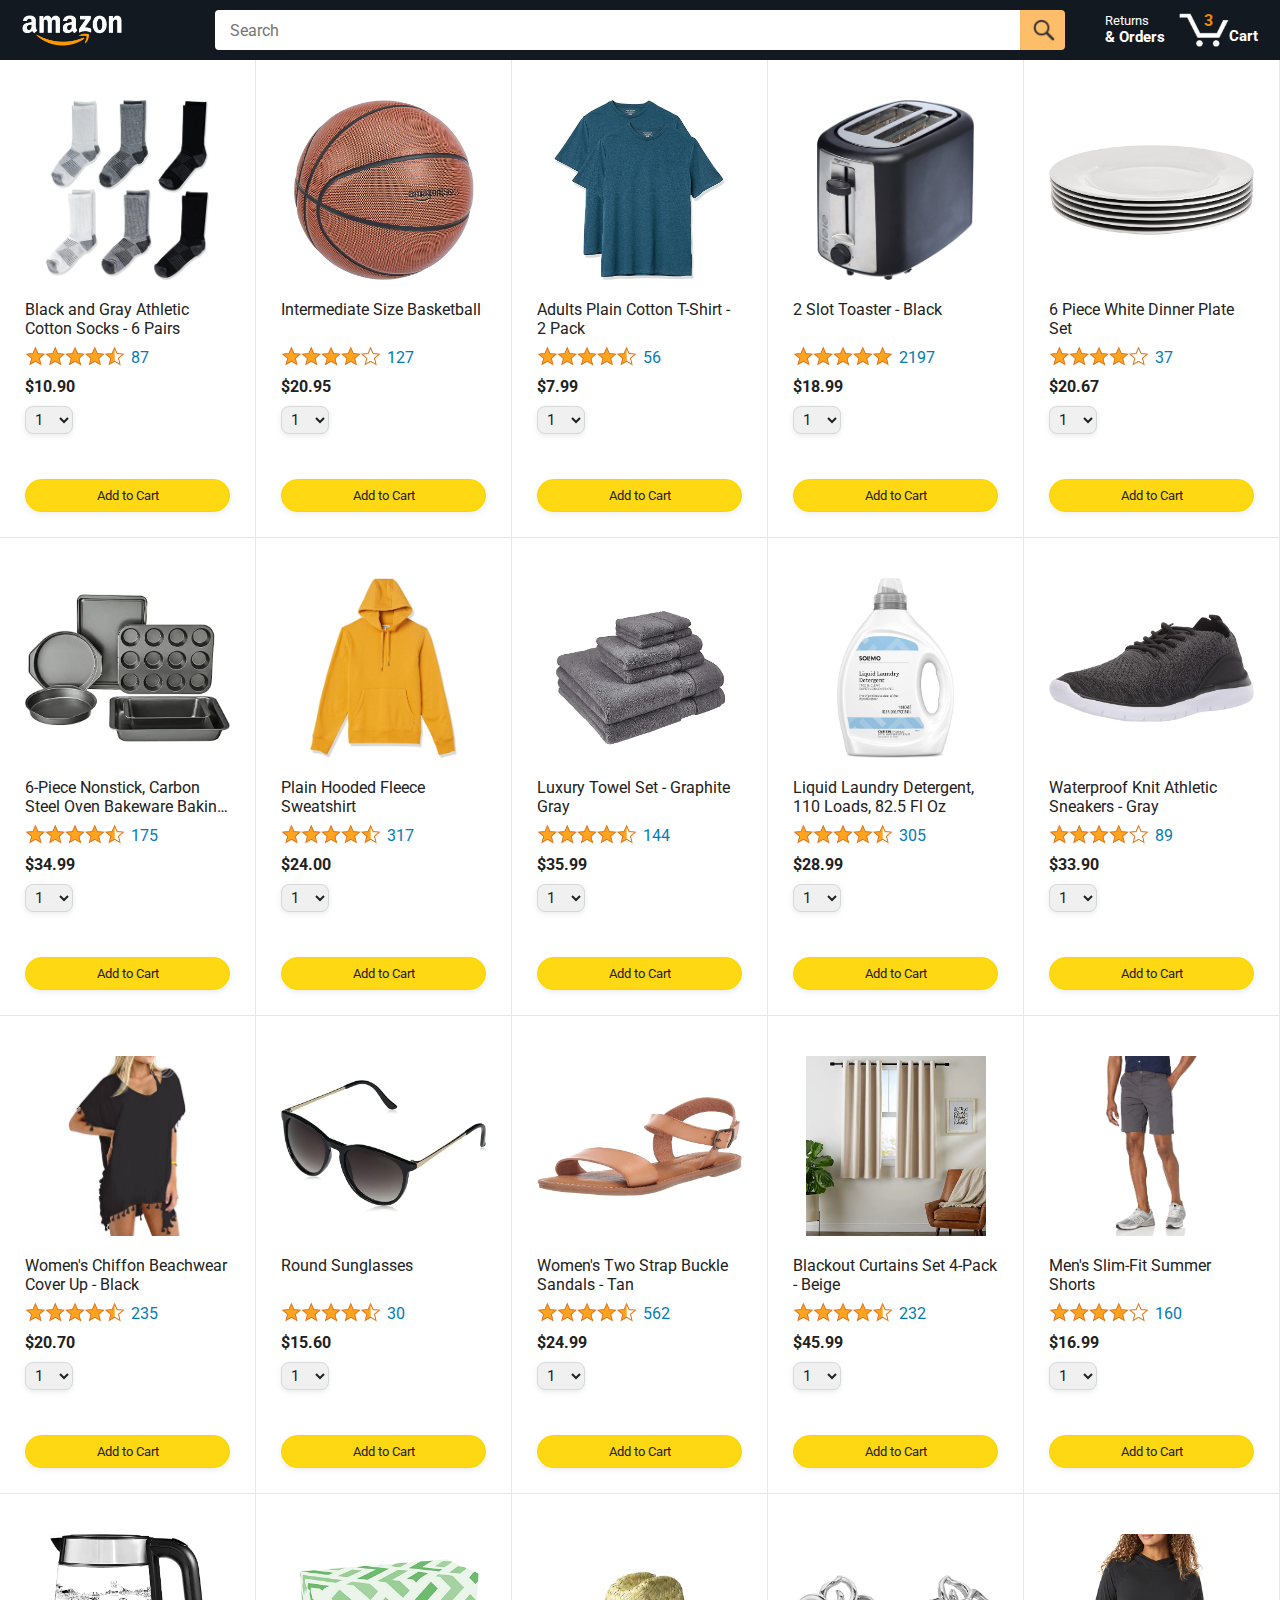
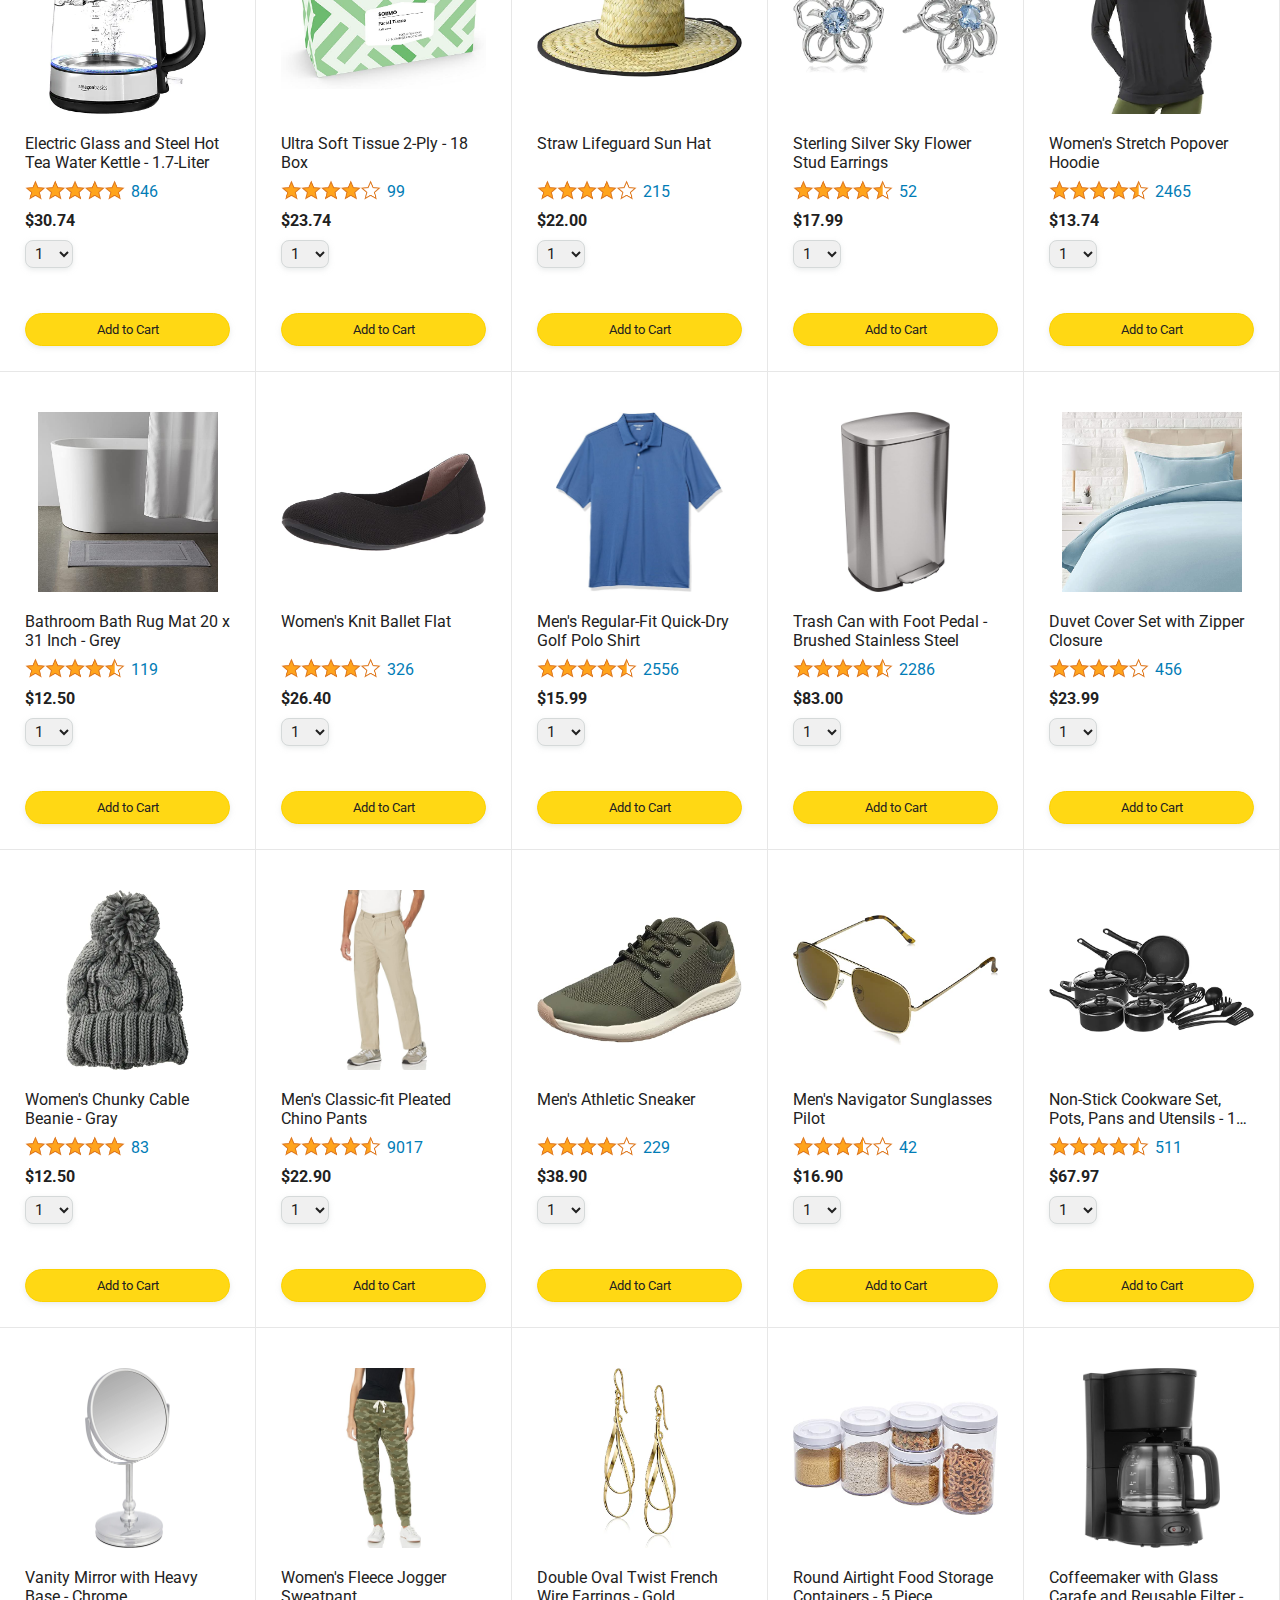
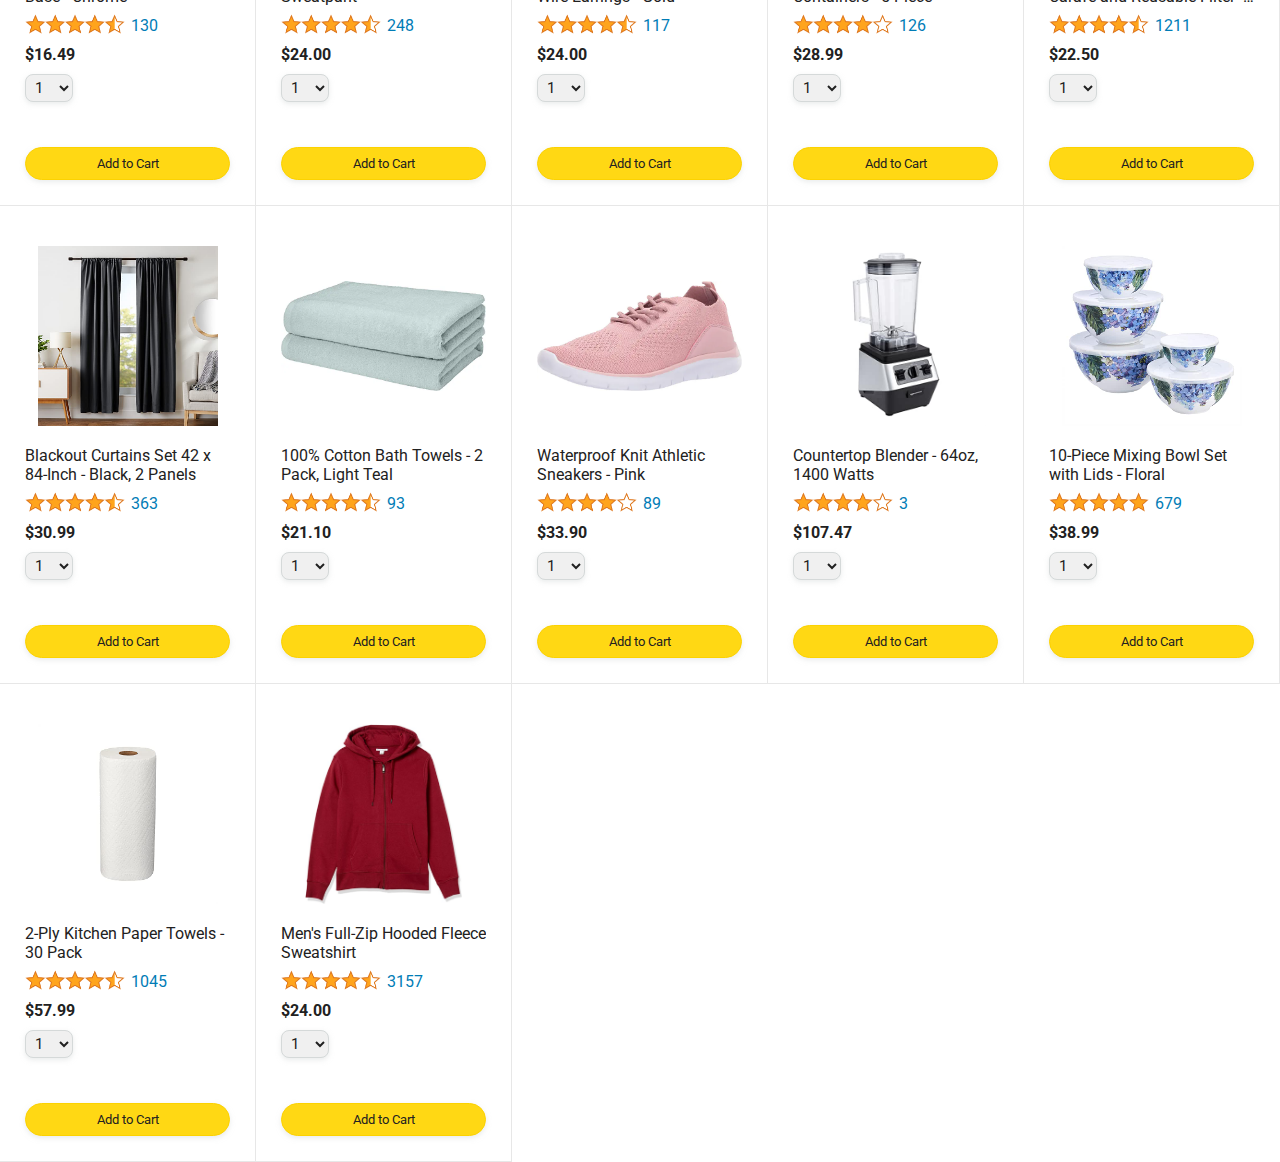
<file: index.html>
<!DOCTYPE html>
<html>
  <head>
    <title>Amazon Project</title>

    <!-- This code is needed for responsive design to work.
      (Responsive design = make the website look good on
      smaller screen sizes like a phone or a tablet). -->
    <meta name="viewport" content="width=device-width, initial-scale=1">

    <!-- Load a font called Roboto from Google Fonts. -->
    <link rel="preconnect" href="https://fonts.googleapis.com">
    <link rel="preconnect" href="https://fonts.gstatic.com" crossorigin>
    <link href="https://fonts.googleapis.com/css2?family=Roboto:wght@400;500;700&display=swap" rel="stylesheet">

    <!-- Here are the CSS files for this page. -->
    <link rel="stylesheet" href="styles/shared/general.css">
    <link rel="stylesheet" href="styles/shared/amazon-header.css">
    <link rel="stylesheet" href="styles/pages/amazon.css">
  </head>
  <body>
    <div class="amazon-header">
      <div class="amazon-header-left-section">
        <a href="index.html" class="header-link">
          <img class="amazon-logo"
            src="images/amazon-logo-white.png">
          <img class="amazon-mobile-logo"
            src="images/amazon-mobile-logo-white.png">
        </a>
      </div>

      <div class="amazon-header-middle-section">
        <input class="search-bar" type="text" placeholder="Search">

        <button class="search-button">
          <img class="search-icon" src="images/icons/search-icon.png">
        </button>
      </div>

      <div class="amazon-header-right-section">
        <a class="orders-link header-link" href="orders.html">
          <span class="returns-text">Returns</span>
          <span class="orders-text">& Orders</span>
        </a>

        <a class="cart-link header-link" href="checkout.html">
          <img class="cart-icon" src="images/icons/cart-icon.png">
          <div class="cart-quantity js-cart-quantity"></div>
          <div class="cart-text">Cart</div>
        </a>
      </div>
    </div>
    
    <div class="main">
      <div class="products-grid js-products-grid">       
      </div>
    </div>
    <script type="module" src="./scripts/amazon.js"></script>
  </body>
</html>
</file>
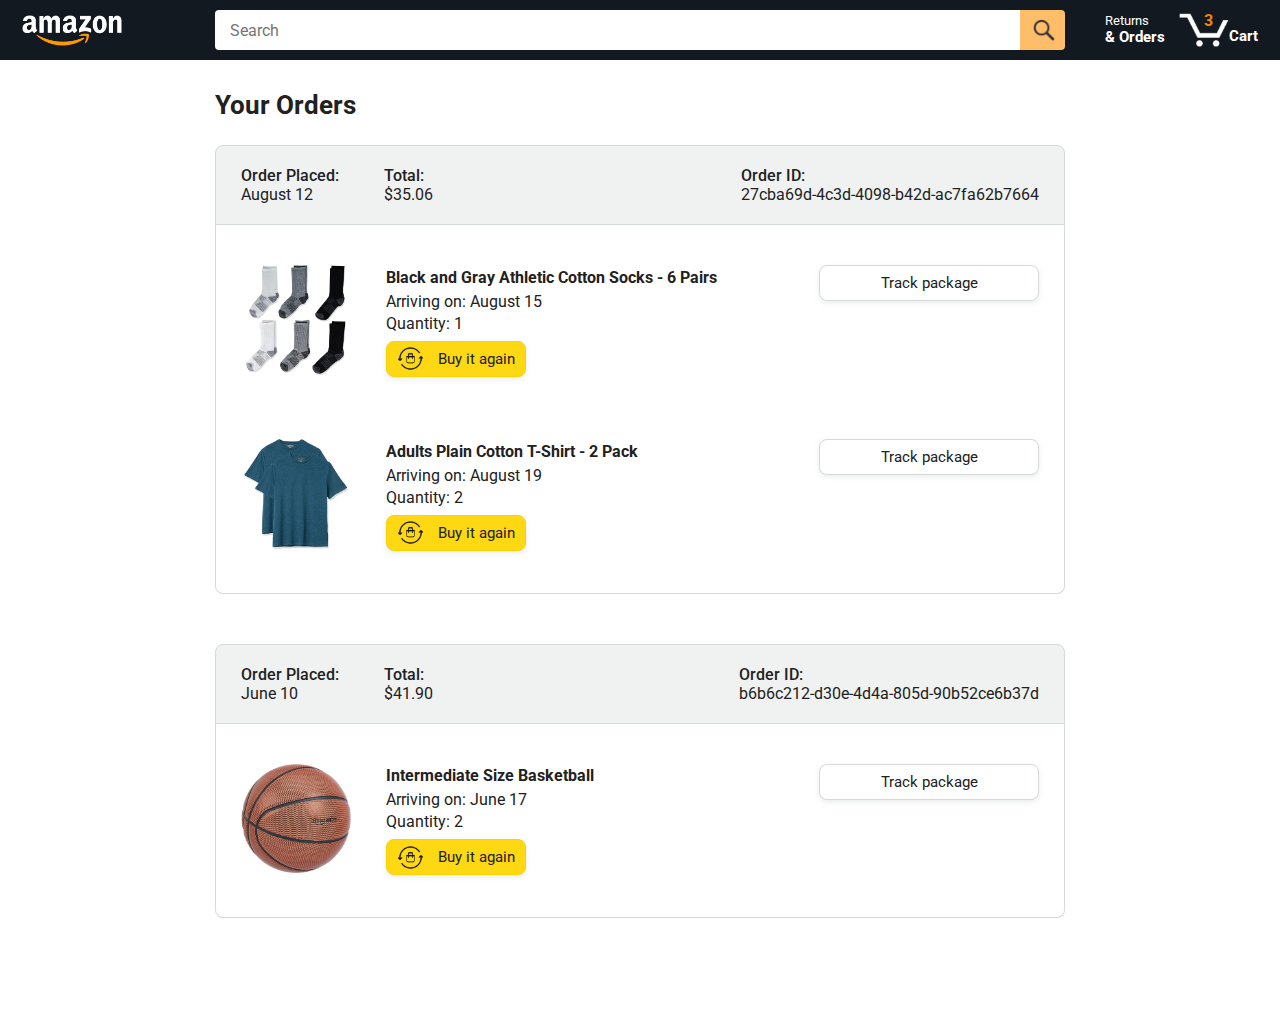
<file: orders.html>
<!DOCTYPE html>
<html>
  <head>
    <title>Orders</title>

    <!-- This code is needed for responsive design to work.
      (Responsive design = make the website look good on
      smaller screen sizes like a phone or a tablet). -->
    <meta name="viewport" content="width=device-width, initial-scale=1">

    <!-- Load a font called Roboto from Google Fonts. -->
    <link rel="preconnect" href="https://fonts.googleapis.com">
    <link rel="preconnect" href="https://fonts.gstatic.com" crossorigin>
    <link href="https://fonts.googleapis.com/css2?family=Roboto:wght@400;500;700&display=swap" rel="stylesheet">

    <!-- Here are the CSS files for this page. -->
    <link rel="stylesheet" href="styles/shared/general.css">
    <link rel="stylesheet" href="styles/shared/amazon-header.css">
    <link rel="stylesheet" href="styles/pages/orders.css">
  </head>
  <body>
    <div class="amazon-header">
      <div class="amazon-header-left-section">
        <a href="index.html" class="header-link">
          <img class="amazon-logo"
            src="images/amazon-logo-white.png">
          <img class="amazon-mobile-logo"
            src="images/amazon-mobile-logo-white.png">
        </a>
      </div>

      <div class="amazon-header-middle-section">
        <input class="search-bar" type="text" placeholder="Search">

        <button class="search-button">
          <img class="search-icon" src="images/icons/search-icon.png">
        </button>
      </div>

      <div class="amazon-header-right-section">
        <a class="orders-link header-link" href="orders.html">
          <span class="returns-text">Returns</span>
          <span class="orders-text">& Orders</span>
        </a>

        <a class="cart-link header-link" href="checkout.html">
          <img class="cart-icon" src="images/icons/cart-icon.png">
          <div class="cart-quantity">3</div>
          <div class="cart-text">Cart</div>
        </a>
      </div>
    </div>

    <div class="main">
      <div class="page-title">Your Orders</div>

      <div class="orders-grid">
        <div class="order-container">
          
          <div class="order-header">
            <div class="order-header-left-section">
              <div class="order-date">
                <div class="order-header-label">Order Placed:</div>
                <div>August 12</div>
              </div>
              <div class="order-total">
                <div class="order-header-label">Total:</div>
                <div>$35.06</div>
              </div>
            </div>

            <div class="order-header-right-section">
              <div class="order-header-label">Order ID:</div>
              <div>27cba69d-4c3d-4098-b42d-ac7fa62b7664</div>
            </div>
          </div>

          <div class="order-details-grid">
            <div class="product-image-container">
              <img src="images/products/athletic-cotton-socks-6-pairs.jpg">
            </div>

            <div class="product-details">
              <div class="product-name">
                Black and Gray Athletic Cotton Socks - 6 Pairs
              </div>
              <div class="product-delivery-date">
                Arriving on: August 15
              </div>
              <div class="product-quantity">
                Quantity: 1
              </div>
              <button class="buy-again-button button-primary">
                <img class="buy-again-icon" src="images/icons/buy-again.png">
                <span class="buy-again-message">Buy it again</span>
              </button>
            </div>

            <div class="product-actions">
              <a href="tracking.html">
                <button class="track-package-button button-secondary">
                  Track package
                </button>
              </a>
            </div>

            <div class="product-image-container">
              <img src="images/products/adults-plain-cotton-tshirt-2-pack-teal.jpg">
            </div>

            <div class="product-details">
              <div class="product-name">
                Adults Plain Cotton T-Shirt - 2 Pack
              </div>
              <div class="product-delivery-date">
                Arriving on: August 19
              </div>
              <div class="product-quantity">
                Quantity: 2
              </div>
              <button class="buy-again-button button-primary">
                <img class="buy-again-icon" src="images/icons/buy-again.png">
                <span class="buy-again-message">Buy it again</span>
              </button>
            </div>

            <div class="product-actions">
              <a href="tracking.html">
                <button class="track-package-button button-secondary">
                  Track package
                </button>
              </a>
            </div>
          </div>
        </div>

        <div class="order-container">

          <div class="order-header">
            <div class="order-header-left-section">
              <div class="order-date">
                <div class="order-header-label">Order Placed:</div>
                <div>June 10</div>
              </div>
              <div class="order-total">
                <div class="order-header-label">Total:</div>
                <div>$41.90</div>
              </div>
            </div>

            <div class="order-header-right-section">
              <div class="order-header-label">Order ID:</div>
              <div>b6b6c212-d30e-4d4a-805d-90b52ce6b37d</div>
            </div>
          </div>

          <div class="order-details-grid">
            <div class="product-image-container">
              <img src="images/products/intermediate-composite-basketball.jpg">
            </div>

            <div class="product-details">
              <div class="product-name">
                Intermediate Size Basketball
              </div>
              <div class="product-delivery-date">
                Arriving on: June 17
              </div>
              <div class="product-quantity">
                Quantity: 2
              </div>
              <button class="buy-again-button button-primary">
                <img class="buy-again-icon" src="images/icons/buy-again.png">
                <span class="buy-again-message">Buy it again</span>
              </button>
            </div>

            <div class="product-actions">
              <a href="tracking.html">
                <button class="track-package-button button-secondary">
                  Track package
                </button>
              </a>
            </div>
          </div>
        </div>
      </div>
    </div>
  </body>
</html>
</file>
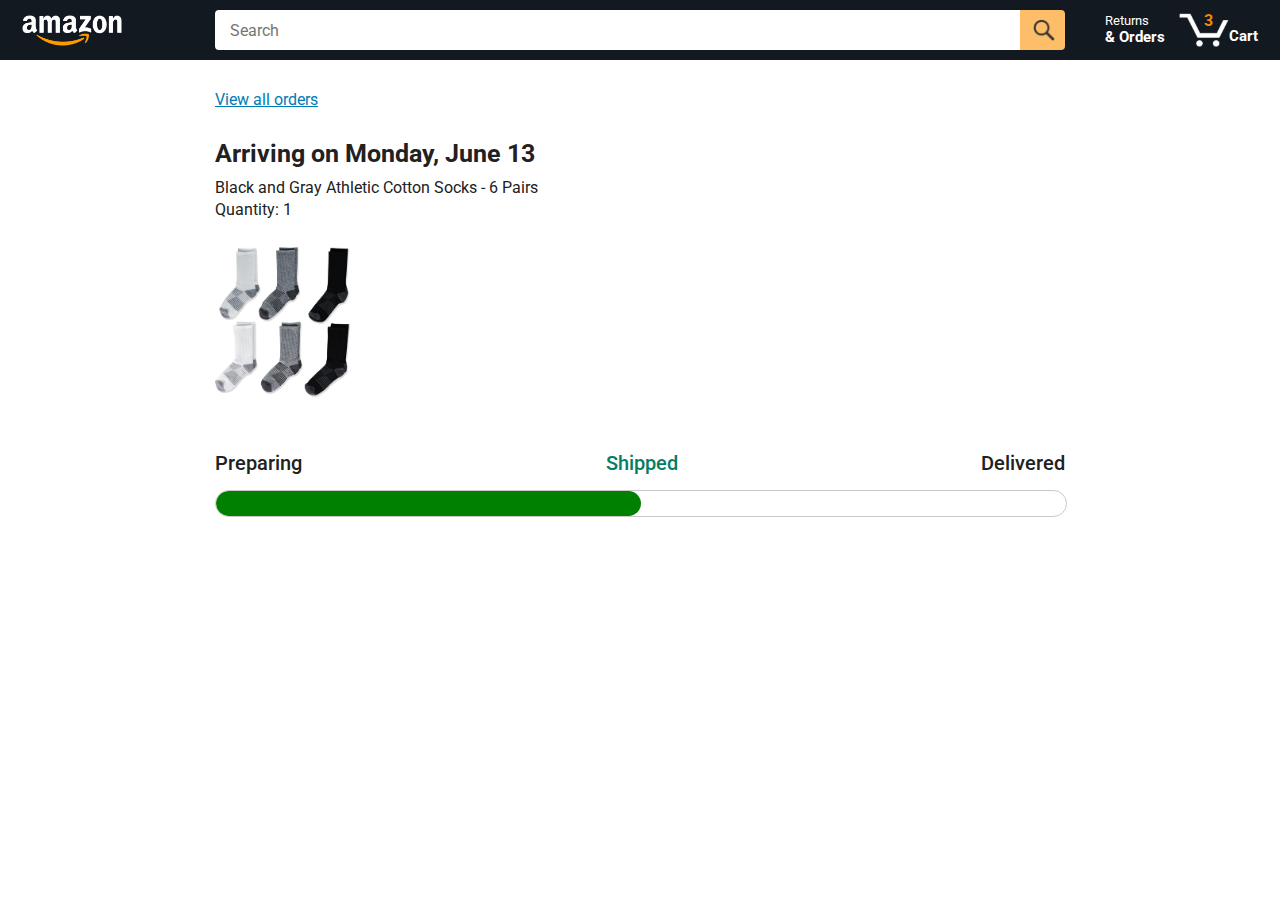
<file: tracking.html>
<!DOCTYPE html>
<html>
  <head>
    <title>Tracking</title>

    <!-- This code is needed for responsive design to work.
      (Responsive design = make the website look good on
      smaller screen sizes like a phone or a tablet). -->
    <meta name="viewport" content="width=device-width, initial-scale=1">

    <!-- Load a font called Roboto from Google Fonts. -->
    <link rel="preconnect" href="https://fonts.googleapis.com">
    <link rel="preconnect" href="https://fonts.gstatic.com" crossorigin>
    <link href="https://fonts.googleapis.com/css2?family=Roboto:wght@400;500;700&display=swap" rel="stylesheet">

    <!-- Here are the CSS files for this page. -->
    <link rel="stylesheet" href="styles/shared/general.css">
    <link rel="stylesheet" href="styles/shared/amazon-header.css">
    <link rel="stylesheet" href="styles/pages/tracking.css">
  </head>
  <body>
    <div class="amazon-header">
      <div class="amazon-header-left-section">
        <a href="index.html" class="header-link">
          <img class="amazon-logo"
            src="images/amazon-logo-white.png">
          <img class="amazon-mobile-logo"
            src="images/amazon-mobile-logo-white.png">
        </a>
      </div>

      <div class="amazon-header-middle-section">
        <input class="search-bar" type="text" placeholder="Search">

        <button class="search-button">
          <img class="search-icon" src="images/icons/search-icon.png">
        </button>
      </div>

      <div class="amazon-header-right-section">
        <a class="orders-link header-link" href="orders.html">
          <span class="returns-text">Returns</span>
          <span class="orders-text">& Orders</span>
        </a>

        <a class="cart-link header-link" href="checkout.html">
          <img class="cart-icon" src="images/icons/cart-icon.png">
          <div class="cart-quantity">3</div>
          <div class="cart-text">Cart</div>
        </a>
      </div>
    </div>

    <div class="main">
      <div class="order-tracking">
        <a class="back-to-orders-link link-primary" href="orders.html">
          View all orders
        </a>

        <div class="delivery-date">
          Arriving on Monday, June 13
        </div>

        <div class="product-info">
          Black and Gray Athletic Cotton Socks - 6 Pairs
        </div>

        <div class="product-info">
          Quantity: 1
        </div>

        <img class="product-image" src="images/products/athletic-cotton-socks-6-pairs.jpg">

        <div class="progress-labels-container">
          <div class="progress-label">
            Preparing
          </div>
          <div class="progress-label current-status">
            Shipped
          </div>
          <div class="progress-label">
            Delivered
          </div>
        </div>

        <div class="progress-bar-container">
          <div class="progress-bar"></div>
        </div>
      </div>
    </div>
  </body>
</html>
</file>
<file: styles/shared/general.css>
body {
  font-family: Roboto, Arial;
  color: rgb(33, 33, 33);
  /* The <body> element has a default margin of 8px
     on all sides. This removes the default margins. */
  margin: 0;
}

/* <p> elements have a default margin on the top
   and bottom. This removes the default margins. */
p {
  margin: 0;
}

button {
  cursor: pointer;
}

select {
  cursor: pointer;
}

input, select, button {
  font-family: Roboto, Arial;
}

.button-primary {
  color: rgb(33, 33, 33);
  background-color: rgb(255, 216, 20);
  border: 1px solid rgb(252, 210, 0);
  border-radius: 8px;
  cursor: pointer;
  box-shadow: 0 2px 5px rgba(213, 217, 217, 0.5);
}

.button-primary:hover {
  background-color: rgb(247, 202, 0);
  border: 1px solid rgb(242, 194, 0);
}

.button-primary:active {
  background: rgb(255, 216, 20);
  border-color: rgb(252, 210, 0);
  box-shadow: none;
}

.button-secondary {
  color: rgb(33, 33, 33);
  background: white;
  border: 1px solid rgb(213, 217, 217);
  border-radius: 8px;
  cursor: pointer;
  box-shadow: 0 2px 5px rgba(213, 217, 217, 0.5);
}

.button-secondary:hover {
  background-color: rgb(247, 250, 250);
}

.button-secondary:active {
  background-color: rgb(237, 253, 255);
  box-shadow: none;
}

/* These styles will limit text to 2 lines. Anything
   beyond 2 lines will be replaced with "..."
   You can find this code by using an A.I. tool or by
   searching in Google.
   https://css-tricks.com/almanac/properties/l/line-clamp/ */
.limit-text-to-2-lines {
  display: -webkit-box;
  -webkit-line-clamp: 2;
  -webkit-box-orient: vertical;
  overflow: hidden;
}

.link-primary {
  color: rgb(1, 124, 182);
  cursor: pointer;
}

.link-primary:hover {
  color: rgb(196, 80, 0);
}

/* Styles for dropdown selectors. */
select {
  color: rgb(33, 33, 33);
  background-color: rgb(240, 240, 240);
  border: 1px solid rgb(213, 217, 217);
  border-radius: 8px;
  padding: 3px 5px;
  font-size: 15px;
  cursor: pointer;
  box-shadow: 0 2px 5px rgba(213, 217, 217, 0.5);
}

select:focus,
input:focus {
  outline: 2px solid rgb(255, 153, 0);
}
</file>
<file: styles/shared/amazon-header.css>
.amazon-header {
  background-color: rgb(19, 25, 33);
  color: white;
  padding-left: 15px;
  padding-right: 15px;

  display: flex;
  align-items: center;
  justify-content: space-between;

  position: fixed;
  top: 0;
  left: 0;
  right: 0;
  height: 60px;
}

.amazon-header-left-section {
  width: 180px;
}

@media (max-width: 800px) {
  .amazon-header-left-section {
    width: unset;
  }
}

.header-link {
  display: inline-block;
  padding: 6px;
  border-radius: 2px;
  cursor: pointer;
  text-decoration: none;
  border: 1px solid rgba(0, 0, 0, 0);
}

.header-link:hover {
  border: 1px solid white;
}

.amazon-logo {
  width: 100px;
  margin-top: 5px;
}

.amazon-mobile-logo {
  display: none;
}

@media (max-width: 575px) {
  .amazon-logo {
    display: none;
  }

  .amazon-mobile-logo {
    display: block;
    height: 35px;
    margin-top: 5px;
  }
}

.amazon-header-middle-section {
  flex: 1;
  max-width: 850px;
  margin-left: 10px;
  margin-right: 10px;
  display: flex;
}

.search-bar {
  flex: 1;
  width: 0;
  font-size: 16px;
  height: 38px;
  padding-left: 15px;
  border: none;
  border-top-left-radius: 4px;
  border-bottom-left-radius: 4px;
  border-top-right-radius: 0;
  border-bottom-right-radius: 0;
}

.search-button {
  background-color: rgb(254, 189, 105);
  border: none;
  width: 45px;
  height: 40px;
  border-top-right-radius: 4px;
  border-bottom-right-radius: 4px;
  flex-shrink: 0;
}

.search-icon {
  height: 22px;
  margin-left: 2px;
  margin-top: 3px;
}

.amazon-header-right-section {
  width: 180px;
  flex-shrink: 0;
  display: flex;
  justify-content: end;
}

.orders-link {
  color: white;
}

.returns-text {
  display: block;
  font-size: 13px;
}

.orders-text {
  display: block;
  font-size: 15px;
  font-weight: 700;
}

.cart-link {
  color: white;
  display: flex;
  align-items: center;
  position: relative;
}

.cart-icon {
  width: 50px;
}

.cart-text {
  margin-top: 12px;
  font-size: 15px;
  font-weight: 700;
}

.cart-quantity {
  color: rgb(240, 136, 4);
  font-size: 16px;
  font-weight: 700;

  position: absolute;
  top: 4px;
  left: 22px;
  
  width: 26px;
  text-align: center;
}
</file>
<file: styles/pages/amazon.css>
.main {
  margin-top: 60px;
}

.products-grid {
  display: grid;

  /* - In CSS Grid, 1fr means a column will take up the
       remaining space in the grid.
     - If we write 1fr 1fr ... 1fr; 8 times, this will
       divide the grid into 8 columns, each taking up an
       equal amount of the space.
     - repeat(8, 1fr); is a shortcut for repeating "1fr"
       8 times (instead of typing out "1fr" 8 times).
       repeat(...) is a special property that works with
       display: grid; */
  grid-template-columns: repeat(8, 1fr);
}

/* @media is used to create responsive design (making the
   website look good on any screen size). This @media
   means when the screen width is 2000px or less, we
   will divide the grid into 7 columns instead of 8. */
@media (max-width: 2000px) {
  .products-grid {
    grid-template-columns: repeat(7, 1fr);
  }
}

/* This @media means when the screen width is 1600px or
   less, we will divide the grid into 6 columns. */
@media (max-width: 1600px) {
  .products-grid {
    grid-template-columns: repeat(6, 1fr);
  }
}

@media (max-width: 1300px) {
  .products-grid {
    grid-template-columns: repeat(5, 1fr);
  }
}

@media (max-width: 1000px) {
  .products-grid {
    grid-template-columns: repeat(4, 1fr);
  }
}

@media (max-width: 800px) {
  .products-grid {
    grid-template-columns: repeat(3, 1fr);
  }
}

@media (max-width: 575px) {
  .products-grid {
    grid-template-columns: repeat(2, 1fr);
  }
}

@media (max-width: 450px) {
  .products-grid {
    grid-template-columns: 1fr;
  }
}

.product-container {
  padding-top: 40px;
  padding-bottom: 25px;
  padding-left: 25px;
  padding-right: 25px;

  border-right: 1px solid rgb(231, 231, 231);
  border-bottom: 1px solid rgb(231, 231, 231);

  display: flex;
  flex-direction: column;
}

.product-image-container {
  display: flex;
  justify-content: center;
  align-items: center;

  height: 180px;
  margin-bottom: 20px;
}

.product-image {
  /* Images will overflow their container by default. To
    prevent this, we set max-width and max-height to 100%
    so they stay inside their container. */
  max-width: 100%;
  max-height: 100%;
}

.product-name {
  height: 40px;
  margin-bottom: 5px;
}

.product-rating-container {
  display: flex;
  align-items: center;
  margin-bottom: 10px;
}

.product-rating-stars {
  width: 100px;
  margin-right: 6px;
}

.product-rating-count {
  color: rgb(1, 124, 182);
  cursor: pointer;
  margin-top: 3px;
}

.product-price {
  font-weight: 700;
  margin-bottom: 10px;
}

.product-quantity-container {
  margin-bottom: 17px;
}

.product-spacer {
  flex: 1;
}

.added-to-cart {
  color: rgb(6, 125, 98);
  font-size: 16px;

  display: flex;
  align-items: center;
  margin-bottom: 8px;

  /* At first, the "Added to cart" message will
     be invisible. Use JavaScript to change the
     opacity and make it visible. */
  opacity: 0;
}
.added-to-cart-visible{
  opacity: 1;
}

.added-to-cart img {
  height: 20px;
  margin-right: 5px;
}

.add-to-cart-button {
  width: 100%;
  padding: 8px;
  border-radius: 50px;
}
</file>
<file: styles/pages/orders.css>
.main {
  max-width: 850px;
  margin-top: 90px;
  margin-bottom: 100px;
  padding-left: 20px;
  padding-right: 20px;

  /* margin-left: auto;
     margin-right auto;
     Is a trick for centering an element horizontally
     without needing a container. */
  margin-left: auto;
  margin-right: auto;
}

.page-title {
  font-weight: 700;
  font-size: 26px;
  margin-bottom: 25px;
}

.orders-grid {
  display: grid;
  grid-template-columns: 1fr;
  row-gap: 50px;
}

.order-header {
  background-color: rgb(240, 242, 242);
  border: 1px solid rgb(213, 217, 217);

  display: flex;
  align-items: center;
  justify-content: space-between;

  padding: 20px 25px;
  border-top-left-radius: 8px;
  border-top-right-radius: 8px;
}

.order-header-left-section {
  display: flex;
  flex-shrink: 0;
}

.order-header-label {
  font-weight: 500;
}

.order-date,
.order-total {
  margin-right: 45px;
}

.order-header-right-section {
  flex-shrink: 1;
}

@media (max-width: 575px) {
  .order-header {
    flex-direction: column;
    align-items: start;
    line-height: 23px;
    padding: 15px;
  }

  .order-header-left-section {
    flex-direction: column;
  }

  .order-header-label {
    margin-right: 5px;
  }

  .order-date,
  .order-total {
    display: grid;
    grid-template-columns: auto 1fr;
    margin-right: 0;
  }

  .order-header-right-section {
    display: grid;
    grid-template-columns: auto 1fr;
  }
}

.order-details-grid {
  padding: 40px 25px;
  border: 1px solid rgb(213, 217, 217);
  border-top: none;
  border-bottom-left-radius: 8px;
  border-bottom-right-radius: 8px;

  display: grid;
  grid-template-columns: 110px 1fr 220px;
  column-gap: 35px;
  row-gap: 60px;
  align-items: center;
}

@media (max-width: 800px) {
  .order-details-grid {
    grid-template-columns: 110px 1fr;
    row-gap: 0;
    padding-bottom: 8px;
  }
}

@media (max-width: 450px) {
  .order-details-grid {
    grid-template-columns: 1fr;
  }
}

.product-image-container {
  text-align: center;
}

.product-image-container img {
  max-width: 110px;
  max-height: 110px;
}

.product-name {
  font-weight: 700;
  margin-bottom: 5px;
}

.product-delivery-date {
  margin-bottom: 3px;
}

.product-quantity {
  margin-bottom: 8px;
}

.buy-again-button {
  font-size: 15px;
  width: 140px;
  height: 36px;
  border-radius: 8px;

  display: flex;
  align-items: center;
  justify-content: center;
}

.buy-again-icon {
  width: 25px;
  margin-right: 15px;
}

.product-actions {
  align-self: start;
}

.track-package-button {
  width: 100%;
  font-size: 15px;
  padding: 8px;
}

@media (max-width: 800px) {
  .buy-again-button {
    margin-bottom: 10px;
  }

  .product-actions {
    /* grid-column: 2 means this element will be placed
       in column 2 in the grid. (Normally, the column that
       an element is placed in is determined by the order
       of the elements in the HTML. grid-column overrides
       this default ordering). */
    grid-column: 2;
    margin-bottom: 30px;
  }

  .track-package-button {
    width: 140px;
  }
}

@media (max-width: 450px) {
  .product-image-container {
    text-align: center;
    margin-bottom: 25px;
  }

  .product-image-container img {
    max-width: 150px;
    max-height: 150px;
  }

  .product-name {
    margin-bottom: 10px;
  }

  .product-quantity {
    margin-bottom: 15px;
  }

  .buy-again-button {
    width: 100%;
    margin-bottom: 15px;
  }

  .product-actions {
    /* grid-column: auto; undos grid-column: 2; from above.
       This element will now be placed in its normal column
       in the grid. */
    grid-column: auto;
    margin-bottom: 70px;
  }

  .track-package-button {
    width: 100%;
    padding: 12px;
  }
}
</file>
<file: styles/pages/tracking.css>
.main {
  max-width: 850px;
  margin-top: 90px;
  margin-bottom: 100px;
  padding-left: 30px;
  padding-right: 30px;

  /* margin-left: auto;
     margin-right auto;
     Is a trick for centering an element horizontally
     without needing a container. */
  margin-left: auto;
  margin-right: auto;
}

.back-to-orders-link {
  display: inline-block;
  margin-bottom: 30px;
}

.delivery-date {
  font-size: 25px;
  font-weight: 700;
  margin-bottom: 10px;
}

.product-info {
  margin-bottom: 3px;
}

.product-image {
  max-width: 150px;
  max-height: 150px;
  margin-top: 25px;
  margin-bottom: 50px;
}

.progress-labels-container {
  display: flex;
  justify-content: space-between;
  font-size: 20px;
  font-weight: 500;
  margin-bottom: 15px;
}

.current-status {
  color: rgb(6, 125, 98);
}

@media (max-width: 575px) {
  .progress-labels-container {
    font-size: 16px;
  }
}

@media (max-width: 450px) {
  .progress-labels-container {
    flex-direction: column;
    margin-bottom: 5px;
  }

  .progress-label {
    margin-bottom: 3px;
  }
}

.progress-bar-container {
  height: 25px;
  width: 100%;

  border: 1px solid rgb(200, 200, 200);
  border-radius: 50px;
  overflow: hidden;
}

.progress-bar {
  height: 100%;
  background-color: green;
  border-radius: 50px;
  width: 50%;
}
</file>
